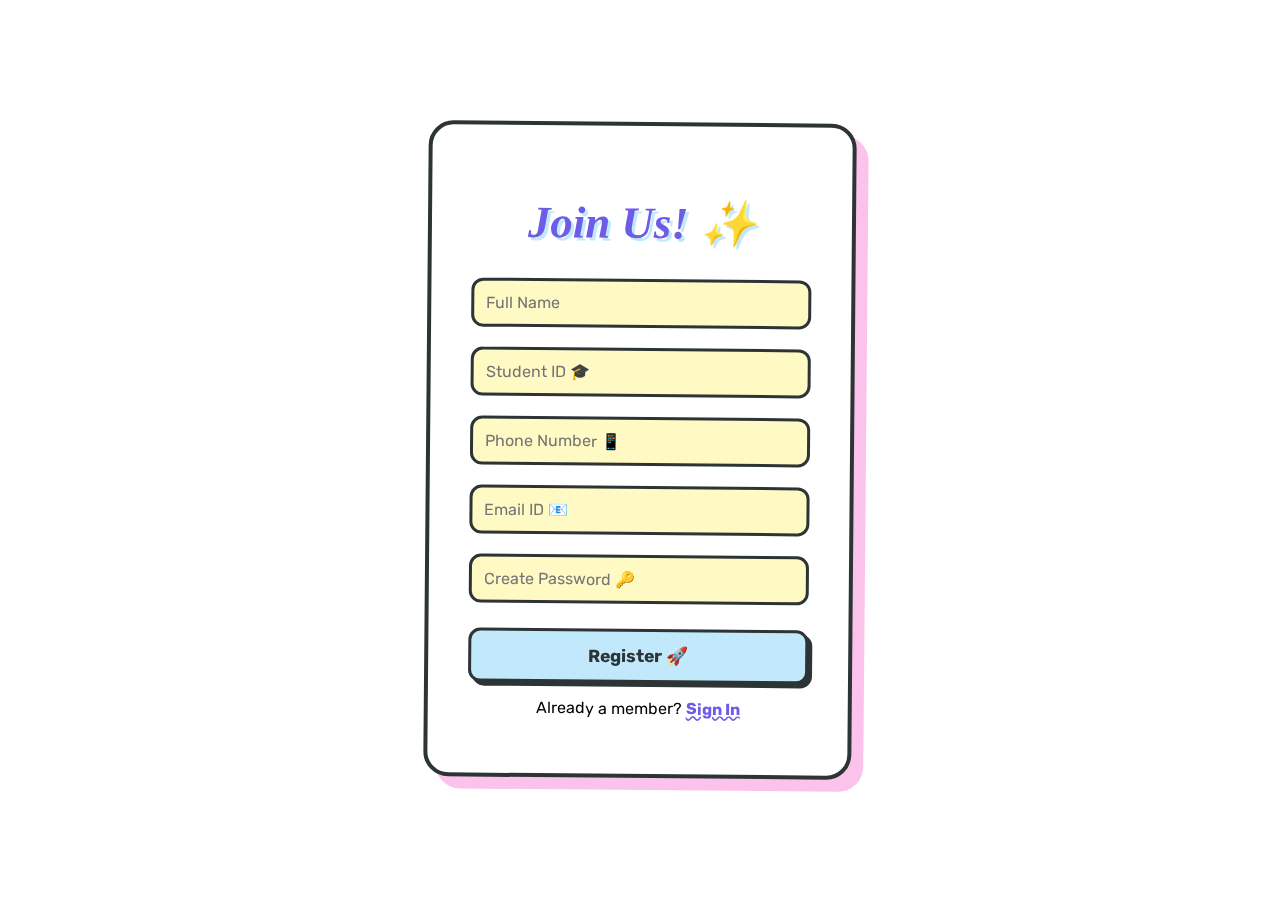
<file: index.html>
<!DOCTYPE html>
<html lang="en">
<head>
    <meta charset="UTF-8">
    <meta name="viewport" content="width=device-width, initial-scale=1.0">
    <title>Lost & Found - Rubik Edition</title>
    <link href="https://fonts.googleapis.com/css2?family=Rubik:wght@400;500;700&family=Ga+Maamli&display=swap" rel="stylesheet">
    <link rel="stylesheet" href="style.css">
</head>
<body>

    <div class="doodle-overlay"></div>

    <div class="main-container">
        <div id="signup-page">
            <h1 class="funky-header">Join Us! ✨</h1>
            <input type="text" id="reg-name" placeholder="Full Name">
            <input type="text" id="reg-sid" placeholder="Student ID 🎓">
            <input type="tel" id="reg-phone" placeholder="Phone Number 📱">
            <input type="email" id="reg-email" placeholder="Email ID 📧">
            <input type="password" id="reg-pass" placeholder="Create Password 🔑">
            <button class="funky-btn" onclick="processSignUp()">Register 🚀</button>
            <p>Already a member? <span class="funky-link" onclick="toggleView('login-page')">Sign In</span></p>
        </div>

        <div id="login-page" style="display:none;">
            <h1 class="funky-header">Welcome! 👋</h1>
            <input type="text" id="login-name" placeholder="Enter Name">
            <input type="password" id="login-pass" placeholder="Enter Password">
            <button class="funky-btn" onclick="processLogin()">Let's Go! ✌️</button>
            <p class="forgot-text" onclick="toggleView('forgot-page')">Oops, forgot password?</p>
            <p>New friend? <span class="funky-link" onclick="toggleView('signup-page')">Sign Up</span></p>
        </div>

        <div id="forgot-page" style="display:none;">
            <h1 class="funky-header">Reset Time 🛠️</h1>
            <input type="text" id="reset-verify" placeholder="Email or Phone">
            <input type="password" id="new-password" placeholder="New Secret Password">
            <button class="funky-btn" onclick="processReset()">Update Password 🌈</button>
            <p><span class="funky-link" onclick="toggleView('login-page')">Back to Login</span></p>
        </div>
    </div>

    <script src="script.js"></script>
</body>
</html>
</file>
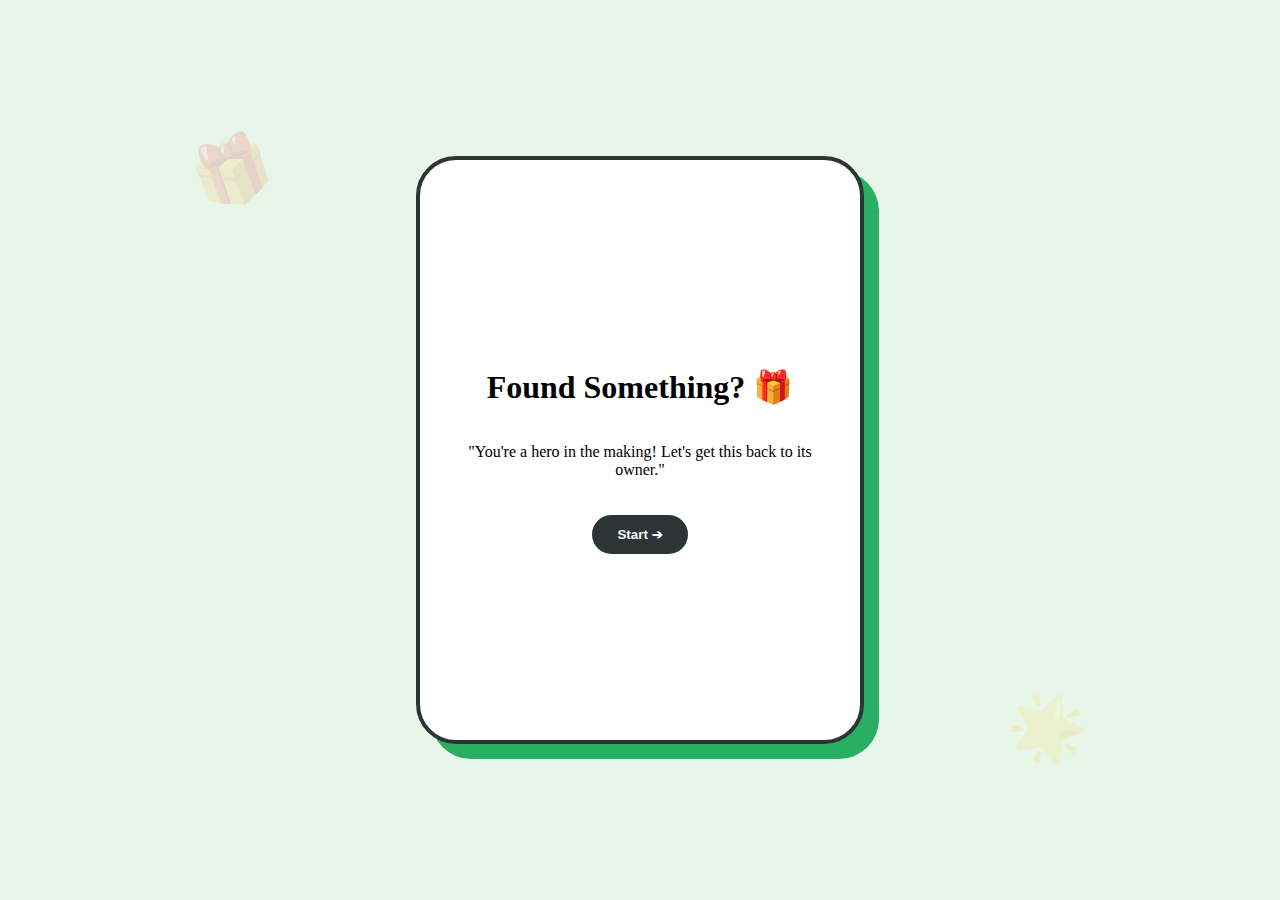
<file: found-form.html>
<!DOCTYPE html>
<html lang="en">
<head>
    <meta charset="UTF-8">
    <title>Found Item - Hero Report</title>
    <link rel="stylesheet" href="home.css">
    <link rel="stylesheet" href="found-form.css">
</head>
<body class="found-page-body">
    <div class="pluck-stack">
        <div class="pluck-card active" id="fstep1">
            <h1 class="hero-title">Found Something? 🎁</h1>
            <p>"You're a hero in the making! Let's get this back to its owner."</p>
            <button class="next-btn" onclick="fNext(2)">Start ➔</button>
        </div>

        <div class="pluck-card" id="fstep2">
            <h2>Which category?</h2>
            <div class="cat-grid">
                <button onclick="fSave('cat', 'Electronics', 3)">🔌 Electronics</button>
                <button onclick="fSave('cat', 'Educational', 3)">📚 Educational</button>
                <button onclick="fSave('cat', 'Money', 3)">💸 Money</button>
                <button onclick="fSave('cat', 'Others', 3)">✨ Others</button>
            </div>
        </div>

        <div class="pluck-card" id="fstep3">
            <h2>What is it exactly?</h2>
            <input type="text" id="fItemName" placeholder="e.g. Red Water Bottle" class="brutal-input">
            <button class="next-btn" onclick="fNext(4)">Next</button>
        </div>

        <div class="pluck-card" id="fstep4">
            <h2>Description Points</h2>
            <input type="text" id="fdesc1" placeholder="• Feature 1" class="brutal-input">
            <input type="text" id="fdesc2" placeholder="• Feature 2" class="brutal-input">
            <button class="next-btn" onclick="fNext(5)">Next</button>
        </div>

        <div class="pluck-card" id="fstep5">
            <h2>Where & When?</h2>
            <input type="text" id="fLoc" placeholder="📍 Found at..." class="brutal-input">
            <input type="time" id="fTime" class="brutal-input">
            <button class="next-btn" onclick="fNext(6)">Next</button>
        </div>

        <div class="pluck-card" id="fstep6">
            <h2>Add a Photo (Optional)</h2>
            <div class="upload-zone" onclick="document.getElementById('fPhoto').click()">
                <input type="file" id="fPhoto" hidden>
                <span>📸 Click to Upload</span>
            </div>
            <button class="preview-btn" onclick="fPreview()">Preview Post! ✨</button>
        </div>
    </div>
    <script src="found-logic.js"></script>
</body>
</html>
</file>
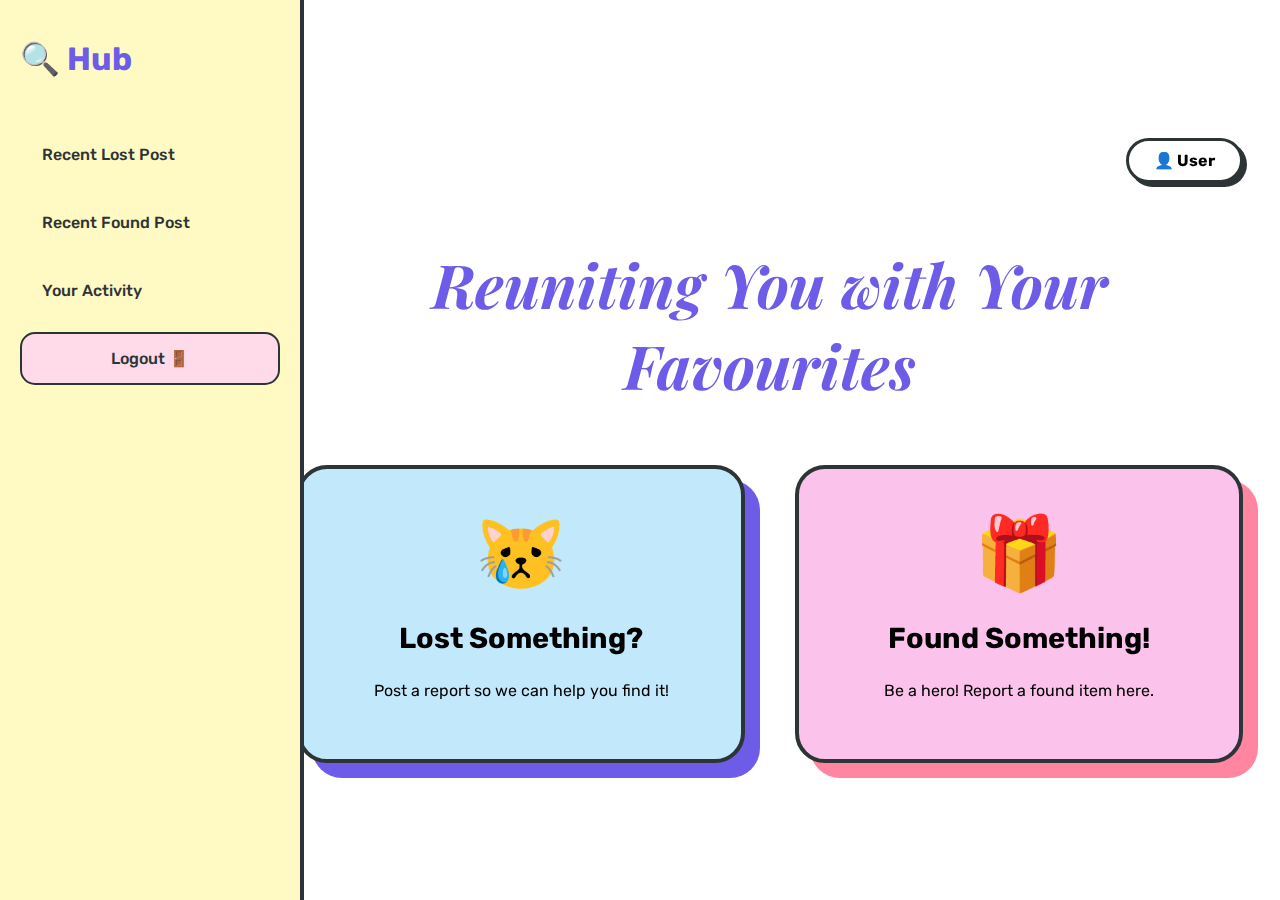
<file: home.html>
<!DOCTYPE html>
<html lang="en">
<head>
    <meta charset="UTF-8">
    <meta name="viewport" content="width=device-width, initial-scale=1.0">
    <title>Home - Lost & Found Hub</title>
    <link href="https://fonts.googleapis.com/css2?family=Rubik:wght@400;500;700&family=Playfair+Display:ital,wght@0,700;1,700&display=swap" rel="stylesheet">
    <link rel="stylesheet" href="style.css">
    <link rel="stylesheet" href="home.css">
</head>
<body>
    <div class="doodle-overlay"></div>

    <aside class="sidebar">
        <div class="sidebar-logo">🔍 Hub</div>
        <nav class="sidebar-nav">
            <a href="recent-lost.html">Recent Lost Post</a>
            <a href="recent-found.html">Recent Found Post</a>
            <a href="activity.html">Your Activity</a>
            <a href="index.html" class="logout-btn">Logout 🚪</a>
        </nav>
    </aside>

    <div class="main-wrapper">
        <header class="header-right">
            <div class="profile-pill" onclick="alert('Profile Settings')">
                👤 <span id="user-display-name">User</span>
            </div>
        </header>

        <section class="hero-section">
            <h1 class="elegant-title">Reuniting You with Your Favourites</h1>
        </section>

        <main class="content-grid">
            <div class="big-card lost-box" onclick="location.href='lost-form.html'">
                <span class="emoji">😿</span>
                <h2>Lost Something?</h2>
                <p>Post a report so we can help you find it!</p>
            </div>

            <div class="big-card found-box" onclick="location.href='found-form.html'">
                <span class="emoji">🎁</span>
                <h2>Found Something!</h2>
                <p>Be a hero! Report a found item here.</p>
            </div>
        </main>
    </div>

    <script>
    window.onload = function() {
    const savedUser = JSON.parse(localStorage.getItem('currentUser'));
    if (savedUser) {
        document.getElementById('user-display-name').innerText = savedUser.name;
        }
    const params = new URLSearchParams(window.location.search);
    if (params.get('preview') === 'active') {
        const data = JSON.parse(localStorage.getItem('tempPost'));
        if(data) {
            document.getElementById('homePreviewOverlay').style.display = 'flex';
            document.getElementById('finalDetails').innerHTML = `
                <p style="font-size: 2.2rem; font-weight: bold; color: #6c5ce7;">${data.name}</p>
                <p><b>Category:</b> ${data.category}</p>
                <p><b>Seen at:</b> ${data.loc} (${data.time})</p>
                <p><b>Details:</b> ${data.desc}</p>
            `;
        }
    }
    // Add this inside window.onload in home.html
const fParams = new URLSearchParams(window.location.search);
if (fParams.get('foundPreview') === 'active') {
    const data = JSON.parse(localStorage.getItem('tempFound'));
    document.getElementById('homePreviewOverlay').style.display = 'flex';
    document.getElementById('finalDetails').innerHTML = `
        <h2 style="color:#27ae60">Found Hero Post: ${data.name}</h2>
        <p><b>Category:</b> ${data.cat}</p>
        <p><b>Details:</b> ${data.desc}</p>
        <p><b>Where:</b> Found at ${data.loc} (${data.time})</p>
    `;
}

// Function to call for Posting Found items
function postFound() {
    const card = document.getElementById('paperPlaneCard');
    card.classList.add('fly-away'); // Use your flight animation CSS

    setTimeout(() => {
        document.getElementById('homePreviewOverlay').style.display = 'none';
        alert("✨ Hero Status Confirmed! Mission Accomplished!");
        localStorage.removeItem('tempFound');
    }, 1200);
}
};

/*function animateAndPost() {
    
    
    // 1. Target the preview modal for animation
    const card = document.getElementById('paperPlaneCard');
    
    // 2. Add the 'fly-away' CSS class to start the folding/flying effect
    card.classList.add('fly-away');

    // 3. Wait for the flight animation to finish (approx 1.2 seconds)
    setTimeout(() => {
        // Hide the main overlay
        document.getElementById('homePreviewOverlay').style.display = 'none';
        
        // 4. Show the "Mission Accomplished" pop-up
        const mission = document.getElementById('missionPop');
        mission.classList.add('show'); 
        
        // Clear the temporary data from storage
        localStorage.removeItem('tempPost');
        localStorage.removeItem('tempFound');

        // 5. REDIRECT: Wait 2.5 seconds so the user sees the success message
        setTimeout(() => {
            // Clearing URL parameters and refreshing the home page
            window.location.href = "home.html";
        }, 2500);
        
    }, 1200);


    
    const card2 = document.getElementById('paperPlaneCard');
    
    // 1. Trigger the fold and fly animation
    card.classList.add('fly-away');

    setTimeout(() => {
        // 2. Hide the preview overlay
        document.getElementById('homePreviewOverlay').style.display = 'none';
        
        // 3. Show the "Poof! Mission Accomplished" pop-up
        const mission = document.getElementById('missionPop');
        mission.classList.add('show');
        
        // 4. Clean up local storage
        localStorage.removeItem('tempPost');
        localStorage.removeItem('tempFound');

        // 5. Final Redirect: Wait for the user to see the success message, then redirect
        setTimeout(() => {
            // This clears the ?preview=active from the URL and resets the Home page
            window.location.href = "home.html";
        }, 2500); // 2.5 seconds allows the user to read the cute pop-up
        
    }, 1200); // Matches the flight animation duration

    
    const card3= document.getElementById('paperPlaneCard');
    card.classList.add('fly-away');

    setTimeout(() => {
        // 1. Capture the data from the current form session
        const newItem = JSON.parse(localStorage.getItem('tempPost') || localStorage.getItem('tempFound'));
        
        if (newItem) {
            // 2. Add it to the permanent list (The Registry)
            let allFound = JSON.parse(localStorage.getItem('allFoundPosts') || "[]");
            allFound.push(newItem);
            localStorage.setItem('allFoundPosts', JSON.stringify(allFound));
        }

        // 3. UI Transition
        document.getElementById('homePreviewOverlay').style.display = 'none';
        document.getElementById('missionPop').classList.add('show');

        // 4. Redirect
        setTimeout(() => {
            window.location.href = "home.html";
        }, 2500);
    }, 1200);

    
    
    
    const card4 = document.getElementById('paperPlaneCard');
    card.classList.add('fly-away');

    setTimeout(() => {
        // 1. Retrieve the data you filled in the Lost Form
        const rawData = localStorage.getItem('tempPost');
        if (rawData) {
            const newItem = JSON.parse(rawData);
            
            // 2. Add it to a permanent Array (The Registry)
            let allLost = JSON.parse(localStorage.getItem('allLostPosts') || "[]");
            newItem.id = Date.now(); // Unique ID for deleting later
            allLost.push(newItem);
            
            // 3. Save the updated list back to storage
            localStorage.setItem('allLostPosts', JSON.stringify(allLost));
        }

        // 4. UI Transition
        document.getElementById('homePreviewOverlay').style.display = 'none';
        document.getElementById('missionPop').classList.add('show');

        setTimeout(() => {
            localStorage.removeItem('tempPost'); // Clear temp data
            window.location.href = "home.html"; // Refresh Home
        }, 2500);
    }, 1200);
}*/


function animateAndPost() {

    const card = document.getElementById('paperPlaneCard');
    if (!card) return; // Safety check

    // 1️⃣ Start animation
    card.classList.add('fly-away');

    setTimeout(() => {

        // 2️⃣ Handle LOST post
        const lostData = localStorage.getItem('tempPost');
        if (lostData) {
            const newItem = JSON.parse(lostData);
            newItem.id = Date.now(); // Unique ID

            let allLost = JSON.parse(localStorage.getItem('allLostPosts') || "[]");
            allLost.push(newItem);

            localStorage.setItem('allLostPosts', JSON.stringify(allLost));
            localStorage.removeItem('tempPost');
        }

        // 3️⃣ Handle FOUND post
        const foundData = localStorage.getItem('tempFound');
        if (foundData) {
            const newItem = JSON.parse(foundData);
            newItem.id = Date.now();

            let allFound = JSON.parse(localStorage.getItem('allFoundPosts') || "[]");
            allFound.push(newItem);
 
            console.log("all found",allFound);

            localStorage.setItem('allFoundPosts', JSON.stringify(allFound));
            localStorage.removeItem('tempFound');
        }

        // 4️⃣ UI Transition
        const overlay = document.getElementById('homePreviewOverlay');
        if (overlay) overlay.style.display = 'none';

        const mission = document.getElementById('missionPop');
        if (mission) mission.classList.add('show');

        // 5️⃣ Redirect after success message
        setTimeout(() => {
            window.location.href = "home.html";
        }, 2500);

    }, 1200); // Matches animation time
}


    </script>

<div id="homePreviewOverlay" class="home-overlay">
    <div class="preview-modal" id="paperPlaneCard">
        <h1 class="elegant-title">Is this right? ✨</h1>
        <div id="finalDetails" class="details-content"></div>
        
        <div class="modal-btns">
            <button class="edit-btn" onclick="location.href='lost-form.html'">1. Edit</button>
            <button class="post-btn" onclick="animateAndPost()">2. Post It! ✈️</button>
        </div>
    </div>
</div>

<div id="missionPop" class="mission-popup">
    <h2 class="ga-maamli">Poof! <br> Mission Accomplished! 🌈</h2>
</div>
</div> 

<div id="missionPop" class="mission-popup">
    <h2 class="ga-maamli">Poof! <br> Mission Accomplished! 🌈</h2>
</div>
</body>
</html>
</file>
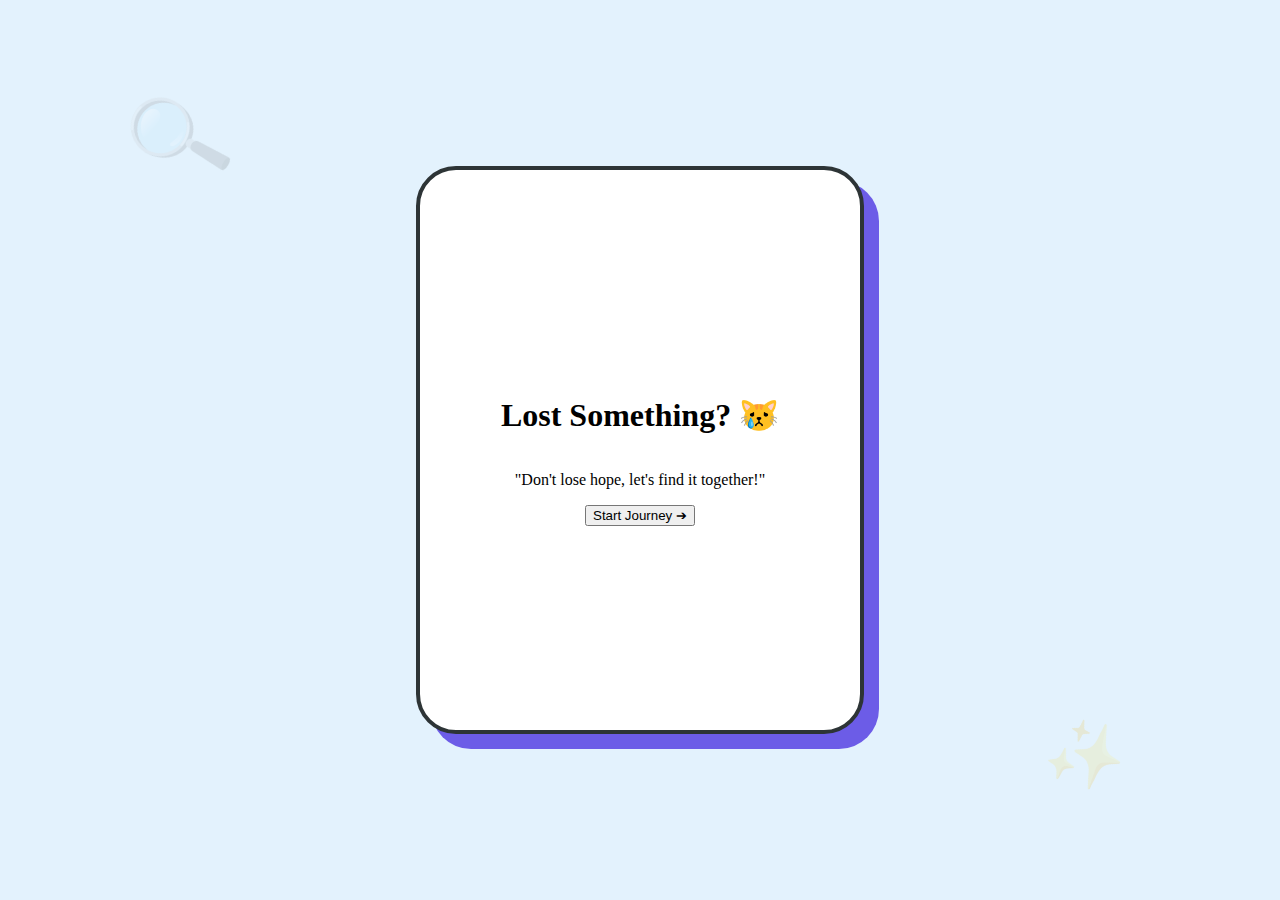
<file: lost-form.html>
<!DOCTYPE html>
<html lang="en">
<head>
    <meta charset="UTF-8">
    <title>Lost Something? - Hub</title>
    <link rel="stylesheet" href="lost-form.css">
</head>
<body class="lost-page-body">
    <div class="pluck-stack">
        <div class="pluck-card active" id="lcard1">
            <h1 class="elegant-title">Lost Something? 😿</h1>
            <p>"Don't lose hope, let's find it together!"</p>
            <button class="next-btn" onclick="nextL(2)">Start Journey ➔</button>
        </div>

        <div class="pluck-card" id="lcard2">
            <h3>Which category?</h3>
            <div class="cat-list">
                <button onclick="saveL('cat', 'Electronics', 3)">📱 Electronics</button>
                <button onclick="saveL('cat', 'Educational', 3)">📚 Educational</button>
                <button onclick="saveL('cat', 'Money', 3)">💸 Money</button>
                <button onclick="saveL('cat', 'Others', 3)">✨ Others</button>
            </div>
        </div>

        <div class="pluck-card" id="lcard3">
            <h3>What did you lose?</h3>
            <input type="text" id="lName" placeholder="e.g. Blue Titan Watch" class="brutal-input">
            <button class="next-btn" onclick="nextL(4)">Next</button>
        </div>

        <div class="pluck-card" id="lcard4">
            <h3>Description Points</h3>
            <textarea id="lDesc" placeholder="• Scratched back&#10;• Red sticker" class="brutal-input"></textarea>
            <button class="next-btn" onclick="nextL(5)">Next</button>
        </div>

        <div class="pluck-card" id="lcard5">
            <h3>Where & When?</h3>
            <input type="text" id="lLoc" placeholder="📍 Last seen at..." class="brutal-input">
            <input type="time" id="lTime" class="brutal-input">
            <button class="next-btn" onclick="nextL(6)">Final Step</button>
        </div>

        <div class="pluck-card" id="lcard6">
            <h3>Add a Photo? (Optional)</h3>
            <div class="upload-zone">📸 Tap to Upload</div>
            <button class="preview-btn" onclick="finishL()">Preview Post ✨</button>
        </div>
    </div>
    <script src="lost-logic.js"></script>
</body>
</html>
</file>
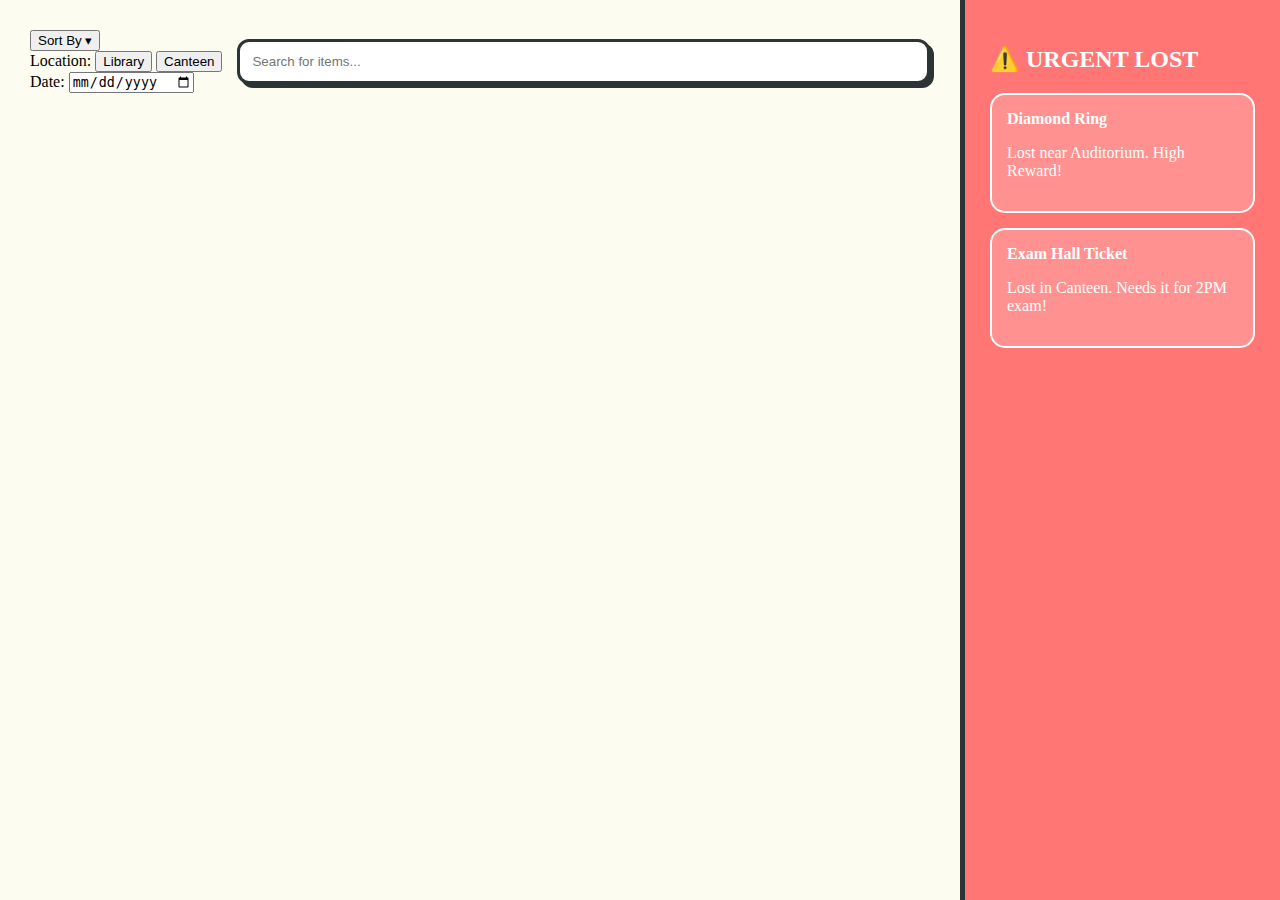
<file: recent-found.html>
<!DOCTYPE html>
<html lang="en">
<head>
    <meta charset="UTF-8">
    <meta name="viewport" content="width=device-width, initial-scale=1.0">
    <title>Recent Found Posts | Hero Hub</title>
    <link rel="stylesheet" href="recent-found.css">
</head>
<body class="recent-page-body">
    <div class="main-layout">
        <section class="content-area">
            <div class="top-bar">
                <div class="sort-container">
                    <button class="sort-btn">Sort By ▾</button>
                    <div class="sort-dropdown">
                        <div class="sort-group">
                            <span>Location:</span>
                            <button onclick="filterBy('Library')">Library</button>
                            <button onclick="filterBy('Canteen')">Canteen</button>
                        </div>
                        <div class="sort-group">
                            <span>Date:</span>
                            <input type="date" id="dateSort" onchange="filterByDate()">
                        </div>
                    </div>
                </div>
                <input type="text" id="searchInput" class="search-bar" placeholder="Search for items..." onkeyup="searchPosts()">
            </div>

            <div class="posts-scroll-container">
                <div class="posts-grid" id="postsGrid">
                    </div>
            </div>
        </section>

        <aside class="emergency-sidebar">
            <h2 class="emergency-title">⚠️ URGENT LOST</h2>
            <div class="emergency-list" id="emergencyList">
                <div class="emergency-item">
                    <strong>Diamond Ring</strong>
                    <p>Lost near Auditorium. High Reward!</p>
                </div>
                <div class="emergency-item">
                    <strong>Exam Hall Ticket</strong>
                    <p>Lost in Canteen. Needs it for 2PM exam!</p>
                </div>
            </div>
        </aside>
    </div>

    <div id="detailOverlay" class="home-overlay">
        <div class="preview-modal">
            <h1 id="popupTitle">Item Details</h1>
            <div id="popupBody" class="details-content"></div>
            <button class="close-btn" onclick="closeDetails()">Close</button>
        </div>
    </div>

    <script src="recent-found.js"></script>
</body>
</html>
</file>
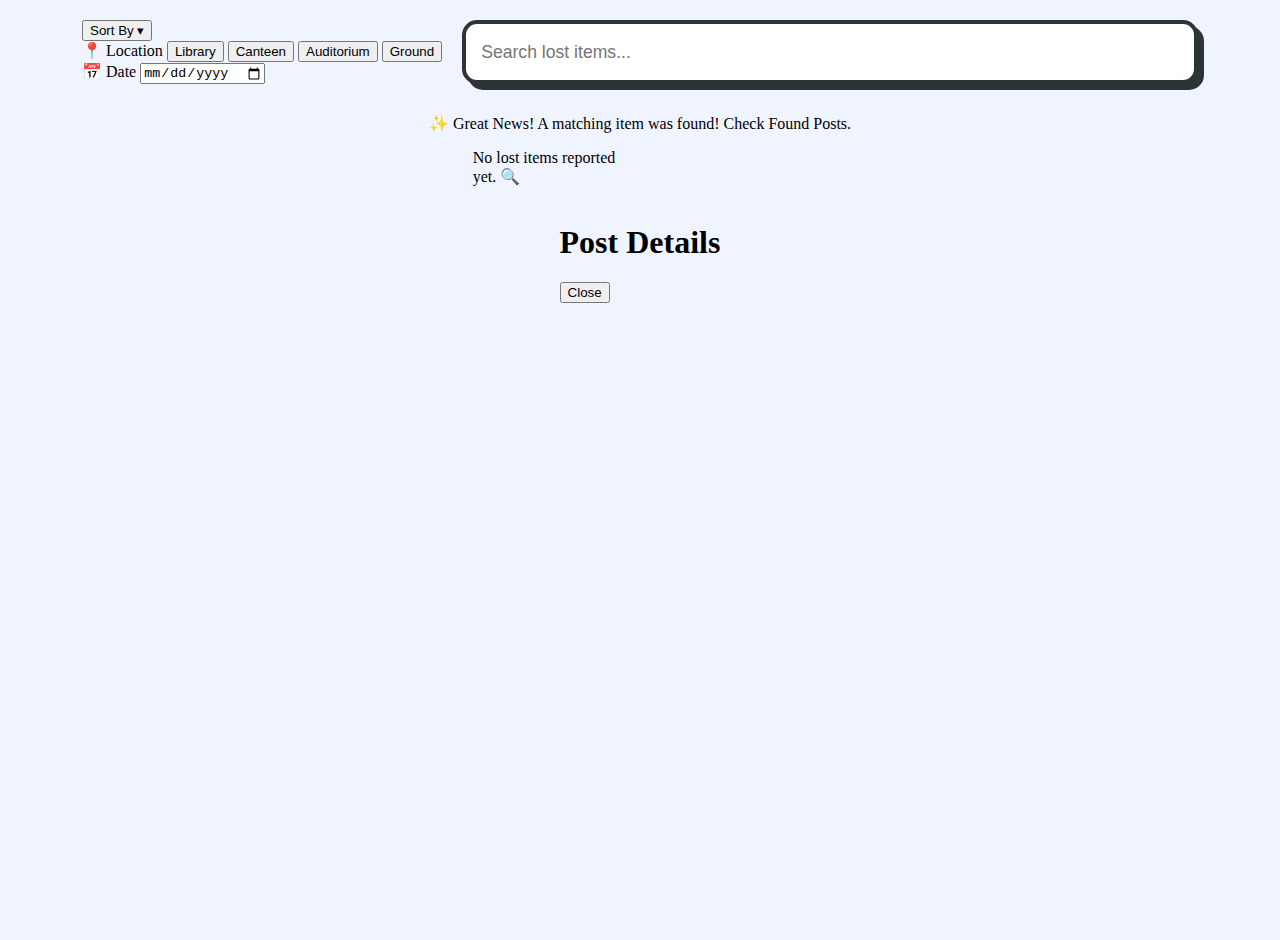
<file: recent-lost.html>
<!DOCTYPE html>
<html lang="en">
<head>
    <meta charset="UTF-8">
    <title>Recent Lost Posts | Hub</title>
    <link rel="stylesheet" href="recent-lost.css">
</head>
<body class="recent-page-body">
    <div class="top-nav">
        <div class="sort-wrapper">
            <button class="sort-btn">Sort By ▾</button>
            <div class="sort-content">
                <div class="sort-sec">
                    <span>📍 Location</span>
                    <button onclick="filterLost('Library')">Library</button>
                    <button onclick="filterLost('Canteen')">Canteen</button>
                    <button onclick="filterLost('Auditorium')">Auditorium</button>
                    <button onclick="filterLost('Ground')">Ground</button>
                </div>
                <div class="sort-sec">
                    <span>📅 Date</span>
                    <input type="date" id="dateFilter" onchange="filterLostByDate()">
                </div>
            </div>
        </div>
        <input type="text" id="lostSearch" class="search-bar" placeholder="Search lost items..." onkeyup="handleLostSearch()">
    </div>

    <div id="matchAlert" class="match-banner">✨ Great News! A matching item was found! Check Found Posts.</div>

    <div class="lost-scroll-view">
        <div class="lost-grid" id="lostGrid">
            </div>
    </div>

    <div id="lostDetailOverlay" class="home-overlay">
        <div class="preview-modal">
            <h1 id="lPopupTitle">Post Details</h1>
            <div id="lPopupBody" class="details-content"></div>
            <button class="close-btn" onclick="closeLostDetails()">Close</button>
        </div>
    </div>

    <script src="recent-lost.js"></script>
</body>
</html>
</file>
<file: style.css>
:root {
    --bg-color: #ffffff;
    --pastel-blue: #c2e9fb;
    --pastel-pink: #fbc2eb;
    --pastel-yellow: #fff9c4;
    --dark-ink: #2d3436;
    --accent: #6c5ce7;
}

body {
    margin: 0;
    padding: 0;
    /* Primary font changed to Rubik */
    font-family: 'Rubik', sans-serif;
    background-color: var(--bg-color);
    display: flex;
    justify-content: center;
    align-items: center;
    height: 100vh;
    overflow: hidden;
}

.doodle-overlay {
    position: fixed;
    top: 0;
    left: 0;
    width: 100%;
    height: 100%;
    z-index: -1;
    background-image: url('https://www.transparenttextures.com/patterns/pinstripe.png'), 
                      url('https://img.freepik.com/free-vector/hand-drawn-doodle-elements-pattern_23-2148270420.jpg');
    background-size: auto, 500px;
    opacity: 0.15; /* Subtly filled with doodles */
}

.main-container {
    background: white;
    padding: 40px;
    border: 4px solid var(--dark-ink);
    border-radius: 25px;
    width: 340px;
    text-align: center;
    box-shadow: 12px 12px 0px var(--pastel-pink);
    transform: rotate(0.5deg); /* Keep it funky! */
}

.funky-header {
    font-family: 'Playfair Display', serif; /* Changed to Elegant font */
    font-style: italic;
    color: var(--accent);
    font-size: 2.8rem; /* Slightly larger */
    margin-bottom: 20px;
    text-shadow: 3px 3px var(--pastel-blue);
}

input {
    width: 100%;
    padding: 12px;
    margin: 10px 0;
    border: 3px solid var(--dark-ink);
    border-radius: 12px;
    background: var(--pastel-yellow);
    font-family: 'Rubik', sans-serif; /* Rubik for inputs */
    font-size: 1rem;
    box-sizing: border-box;
    transition: 0.2s ease;
}

input:focus {
    transform: translateY(-2px);
    box-shadow: 4px 4px 0px var(--dark-ink);
    outline: none;
    background: white;
}

.funky-btn {
    width: 100%;
    padding: 14px;
    margin-top: 15px;
    background-color: var(--pastel-blue);
    color: var(--dark-ink);
    border: 3px solid var(--dark-ink);
    border-radius: 12px;
    font-family: 'Rubik', sans-serif;
    font-weight: 700;
    font-size: 1.1rem;
    cursor: pointer;
    box-shadow: 4px 4px 0px var(--dark-ink);
    transition: 0.2s;
}

.funky-btn:hover {
    background-color: var(--pastel-pink);
    transform: translate(-2px, -2px);
    box-shadow: 6px 6px 0px var(--dark-ink);
}

.funky-btn:active {
    transform: translate(2px, 2px);
    box-shadow: 1px 1px 0px var(--dark-ink);
}

.funky-link {
    color: var(--accent);
    font-weight: 700;
    cursor: pointer;
    text-decoration: underline wavy;
}

.forgot-text {
    font-size: 0.85rem;
    color: #777;
    margin-top: 15px;
    cursor: pointer;
    text-decoration: underline;
}
</file>
<file: home.css>
/* home.css */

/* SIDEBAR STYLING */
.sidebar {
    position: fixed;
    left: 0;
    top: 0;
    width: 260px;
    height: 100vh;
    background-color: #fff9c4; /* Pastel Yellow */
    border-right: 4px solid #2d3436;
    padding: 40px 20px;
    display: flex;
    flex-direction: column;
    z-index: 100;
}

.sidebar-logo {
    font-size: 2rem;
    font-weight: 700;
    margin-bottom: 50px;
    color: #6c5ce7;
}

.sidebar-nav a {
    display: block;
    padding: 15px 20px;
    margin-bottom: 15px;
    text-decoration: none;
    color: #2d3436;
    font-weight: 500;
    border-radius: 15px;
    border: 2px solid transparent;
    transition: 0.3s;
}

.sidebar-nav a:hover {
    background: white;
    border: 2px solid #2d3436;
    transform: translateX(10px);
}

.logout-btn {
    margin-top: auto;
    background: #ffdae9; /* Pastel Pink */
    border: 2px solid #2d3436 !important;
    text-align: center;
}

/* CONTENT WRAPPER */
.main-wrapper {
    margin-left: 260px; /* Space for sidebar */
    padding: 40px;
    display: flex;
    flex-direction: column;
    align-items: center;
}

.header-right {
    align-self: flex-end;
    margin-bottom: 20px;
}

.profile-pill {
    background: white;
    padding: 10px 25px;
    border: 3px solid #2d3436;
    border-radius: 50px;
    font-weight: 700;
    cursor: pointer;
    box-shadow: 4px 4px 0px #2d3436;
}

/* ELEGANT TITLE */
.elegant-title {
    font-family: 'Playfair Display', serif;
    font-style: italic;
    font-size: 3.8rem;
    color: #6c5ce7;
    text-align: center;
    margin: 40px 0;
    text-shadow: 3px 3px 0px #fff;
}

/* BIG RECTANGULAR CARDS */
.content-grid {
    display: flex;
    gap: 50px;
    margin-top: 20px;
}

.big-card {
    width: 400px; /* Larger Width */
    height: 250px; /* Larger Height */
    display: flex;
    flex-direction: column;
    justify-content: center;
    align-items: center;
    border: 4px solid #2d3436;
    border-radius: 30px;
    cursor: pointer;
    transition: 0.3s cubic-bezier(0.175, 0.885, 0.32, 1.275);
    padding: 20px;
    text-align: center;
}

.lost-box {
    background-color: #c2e9fb; /* Pastel Blue */
    box-shadow: 15px 15px 0px #6c5ce7;
}

.found-box {
    background-color: #fbc2eb; /* Pastel Pink */
    box-shadow: 15px 15px 0px #ff85a1;
}

.big-card:hover {
    transform: scale(1.05) rotate(-1deg);
}

.emoji {
    font-size: 4.5rem;
    margin-bottom: 15px;
}

.big-card h2 {
    margin: 10px 0;
    font-size: 1.8rem;
}

.home-overlay {
    position: fixed;
    inset: 0;
    background: rgba(0, 0, 0, 0.4);
    display: none;
    justify-content: center;
    align-items: center;
    z-index: 9999; /* Higher than any card */
}

/* home.css update */
.home-overlay {
    position: fixed; /* Relative to the whole screen */
    inset: 0;
    background: rgba(0, 0, 0, 0.3);
    backdrop-filter: blur(8px);
    display: none; 
    justify-content: center;
    align-items: center;
    z-index: 9999; /* Always on top */
}

.preview-modal {
    width: 75vw; /* 3/4th screen width */
    height: 75vh;
    background: white;
    border: 6px solid #2d3436;
    border-radius: 60px;
    box-shadow: 25px 25px 0px #2d3436;
    display: flex;
    flex-direction: column;
    align-items: center;
    transition: 1.2s cubic-bezier(0.6, -0.28, 0.735, 0.045);
}

/* Folding and flying effect */
.fly-away {
    transform: scale(0.1) rotate(45deg) translate(2000px, -2000px);
    opacity: 0;
}

/* home.css */
.mission-popup {
    position: fixed;
    top: 50%;
    left: 50%;
    transform: translate(-50%, -50%) scale(0);
    background: #ffd1dc; /* Pastel Pink */
    padding: 40px;
    border: 4px solid #2d3436;
    border-radius: 30px;
    z-index: 10000; /* Highest priority */
    text-align: center;
    transition: 0.5s cubic-bezier(0.175, 0.885, 0.32, 1.275);
}

.mission-popup.show {
    transform: translate(-50%, -50%) scale(1); /* Pop-in effect */
}
</file>
<file: found-form.css>
/* found-form.css */

/* 1. THE STAGE: Centering and Background Pattern */
.found-page-body {
    margin: 0;
    padding: 0;
    height: 100vh;
    width: 100vw;
    display: flex;
    justify-content: center; /* Perfectly centers horizontally */
    align-items: center;     /* Perfectly centers vertically */
    overflow: hidden;
    
    /* Attractive Pastel Green Pattern */
    background-color: #e8f5e9; /* Soft Pastel Green */
    background-image:  
        radial-gradient(#27ae60 0.5px, transparent 0.5px), 
        radial-gradient(#27ae60 0.5px, #e8f5e9 0.5px);
    background-size: 30px 30px;
    background-position: 0 0, 15px 15px;
    position: relative;
}

/* 2. DOODLE DECORATIONS */
.found-page-body::before {
    content: "🎁";
    position: absolute;
    top: 15%;
    left: 15%;
    font-size: 4rem;
    opacity: 0.15;
    transform: rotate(-20deg);
}

.found-page-body::after {
    content: "🌟";
    position: absolute;
    bottom: 15%;
    right: 15%;
    font-size: 4rem;
    opacity: 0.15;
    transform: rotate(20deg);
}

/* 3. THE PLUCK-CARD STACK */
.pluck-stack {
    position: relative;
    width: 100%;
    height: 100%;
    display: flex;
    justify-content: center;
    align-items: center;
}

.pluck-card {
    position: absolute; /* Stacks cards on top of each other */
    width: 380px;
    height: 520px;
    background: white;
    border: 4px solid #2d3436; /* Thick Neubrutalist border */
    border-radius: 40px;
    padding: 30px;
    display: none; /* Hidden until JS adds .active */
    flex-direction: column;
    justify-content: center;
    align-items: center;
    
    /* Found-Specific Shadow */
    box-shadow: 15px 15px 0px #27ae60; 
    text-align: center;
    transition: transform 0.5s cubic-bezier(0.175, 0.885, 0.32, 1.275);
}

/* Forces the card into the center when visible */
.pluck-card.active {
    display: flex; 
    z-index: 10;
    animation: swipeUp 0.5s ease;
}

@keyframes swipeUp {
    from { transform: translateY(100px); opacity: 0; }
    to { transform: translateY(0); opacity: 1; }
}

/* 4. ATTRACTIVE INPUTS & BUTTONS */
.brutal-input {
    width: 85%;
    padding: 12px;
    margin: 10px 0;
    border: 3px solid #2d3436;
    border-radius: 15px;
    font-family: 'Rubik', sans-serif;
    outline: none;
}

.next-btn, .preview-btn {
    margin-top: 20px;
    padding: 12px 25px;
    background: #2d3436;
    color: white;
    border: none;
    border-radius: 50px;
    font-weight: bold;
    cursor: pointer;
    transition: 0.3s;
}

.next-btn:hover {
    transform: scale(1.1);
    background: #27ae60;
}

/* 5. PREVIEW OVERLAY: High Z-Index Fix */
.home-overlay {
    position: fixed; /* Relative to viewport */
    inset: 0;
    background: rgba(0, 0, 0, 0.3);
    backdrop-filter: blur(8px);
    display: none; 
    justify-content: center;
    align-items: center;
    z-index: 9999; /* High number prevents layering issues */
}
</file>
<file: lost-form.css>
/* lost-form.css */

/* THE STAGE: This centers everything inside it */
.lost-page-body {
    margin: 0;
    padding: 0;
    height: 100vh;
    width: 100vw;
    display: flex;
    justify-content: center; /* Horizontal center */
    align-items: center;     /* Vertical center */
    overflow: hidden;
    
    /* Attractive Pastel Background */
    background-color: #e3f2fd; 
    background-image: radial-gradient(#6c5ce7 0.5px, transparent 0.5px);
    background-size: 30px 30px;
    position: relative;
}

/* Background Doodles */
.lost-page-body::before {
    content: "🔍";
    position: absolute;
    top: 10%;
    left: 10%;
    font-size: 5rem;
    opacity: 0.15;
    transform: rotate(-15deg);
}

.lost-page-body::after {
    content: "✨";
    position: absolute;
    bottom: 12%;
    right: 12%;
    font-size: 4rem;
    opacity: 0.15;
    transform: rotate(15deg);
}

/* Container for stacked cards */
.pluck-stack {
    position: relative;
    display: flex;
    justify-content: center;
    align-items: center;
    width: 100%;
    height: 100%;
}

/* THE CARD: Centered and Attractive */
.pluck-card {
    position: absolute; /* Stacks cards in the center */
    width: 380px;
    height: 500px;
    background: white;
    border: 4px solid #2d3436;
    border-radius: 40px;
    padding: 30px;
    display: none; 
    flex-direction: column;
    justify-content: center;
    align-items: center;
    box-shadow: 15px 15px 0px #6c5ce7; 
    text-align: center;
    transition: transform 0.4s cubic-bezier(0.175, 0.885, 0.32, 1.275);
}

/* Active State */
.pluck-card.active {
    display: flex;
    z-index: 10;
    animation: popCenter 0.5s ease;
}

@keyframes popCenter {
    from { transform: scale(0.8); opacity: 0; }
    to { transform: scale(1); opacity: 1; }
}
</file>
<file: recent-found.css>
/* recent-found.css */
.recent-page-body {
    margin: 0; padding: 0; height: 100vh;
    background-color: #fdfcf0; /* Pastel Yellow base */
    overflow: hidden;
}

.main-layout {
    display: grid;
    grid-template-columns: 3fr 1fr; /* 3/4 and 1/4 split */
    height: 100vh;
}

/* 3/4 Content Area */
.content-area { padding: 30px; display: flex; flex-direction: column; }

.top-bar { display: flex; gap: 15px; margin-bottom: 25px; align-items: center; }

.search-bar {
    flex-grow: 1; padding: 12px;
    border: 3px solid #2d3436; border-radius: 12px;
    box-shadow: 4px 4px 0px #2d3436;
}

/* Posts Grid (Shows 4 at a time) */
.posts-scroll-container {
    overflow-y: auto; flex-grow: 1; padding-right: 15px;
}

.posts-grid {
    display: grid;
    grid-template-columns: repeat(2, 1fr); /* 2x2 grid */
    gap: 25px;
}

/* Rectangular Post Card */
.post-card {
    background: white; border: 4px solid #2d3436;
    border-radius: 25px; padding: 20px;
    box-shadow: 10px 10px 0px #27ae60; /* Found Green Shadow */
    text-align: center; transition: 0.3s;
}

.item-img-placeholder {
    height: 140px; background: #e8f5e9;
    border-radius: 15px; margin-bottom: 15px;
    display: flex; align-items: center; justify-content: center; font-size: 3rem;
}

/* 1/4 Emergency Sidebar */
.emergency-sidebar {
    background: #ff7675; border-left: 5px solid #2d3436;
    padding: 25px; color: white;
}

.emergency-item {
    background: rgba(255,255,255,0.2);
    border: 2px solid white; border-radius: 15px;
    padding: 15px; margin-bottom: 15px;
}

/* Overlay */
.home-overlay {
    position: fixed; inset: 0; background: rgba(0,0,0,0.4);
    display: none; justify-content: center; align-items: center;
    z-index: 9999; backdrop-filter: blur(5px);
}

.preview-modal {
    background: white; padding: 40px; border: 5px solid #2d3436;
    border-radius: 40px; box-shadow: 20px 20px 0px #2d3436;
}
</file>
<file: recent-lost.css>
.recent-page-body {
    margin: 0; padding: 20px; height: 100vh;
    background-color: #f0f4ff; /* Pastel Blue background */
    display: flex; flex-direction: column; align-items: center;
}

.top-nav { display: flex; width: 90%; gap: 20px; margin-bottom: 30px; position: relative; }

.search-bar {
    flex-grow: 1; padding: 15px; border: 4px solid #2d3436;
    border-radius: 15px; box-shadow: 6px 6px 0px #2d3436; font-size: 1.1rem;
}

.lost-grid {
    display: grid;
    grid-template-columns: repeat(2, 1fr); /* Shows 4 cards in a single view */
    gap: 30px;
    width: 80%;
    margin: 0 auto;
}

.post-card {
    background: white;
    border: 4px solid #2d3436;
    border-radius: 25px;
    padding: 25px;
    text-align: center;
    box-shadow: 10px 10px 0px #6c5ce7; /* Purple Shadow */
    transition: transform 0.2s ease;
}

.remove-btn {
    width: 100%;
    margin-top: 15px;
    padding: 12px;
    background: #ff7675; /* Pastel Red */
    border: 3px solid #2d3436;
    border-radius: 12px;
    font-weight: bold;
    cursor: pointer;
    box-shadow: 4px 4px 0px #2d3436;
}

.remove-btn:hover {
    background: #ff4d4d;
    transform: translate(-2px, -2px);
    box-shadow: 6px 6px 0px #2d3436;
}

.item-img-placeholder {
    height: 120px;
    background: #f0f4ff;
    border-radius: 15px;
    margin: 15px 0;
    display: flex;
    align-items: center;
    justify-content: center;
    font-size: 3rem;
}
</file>
